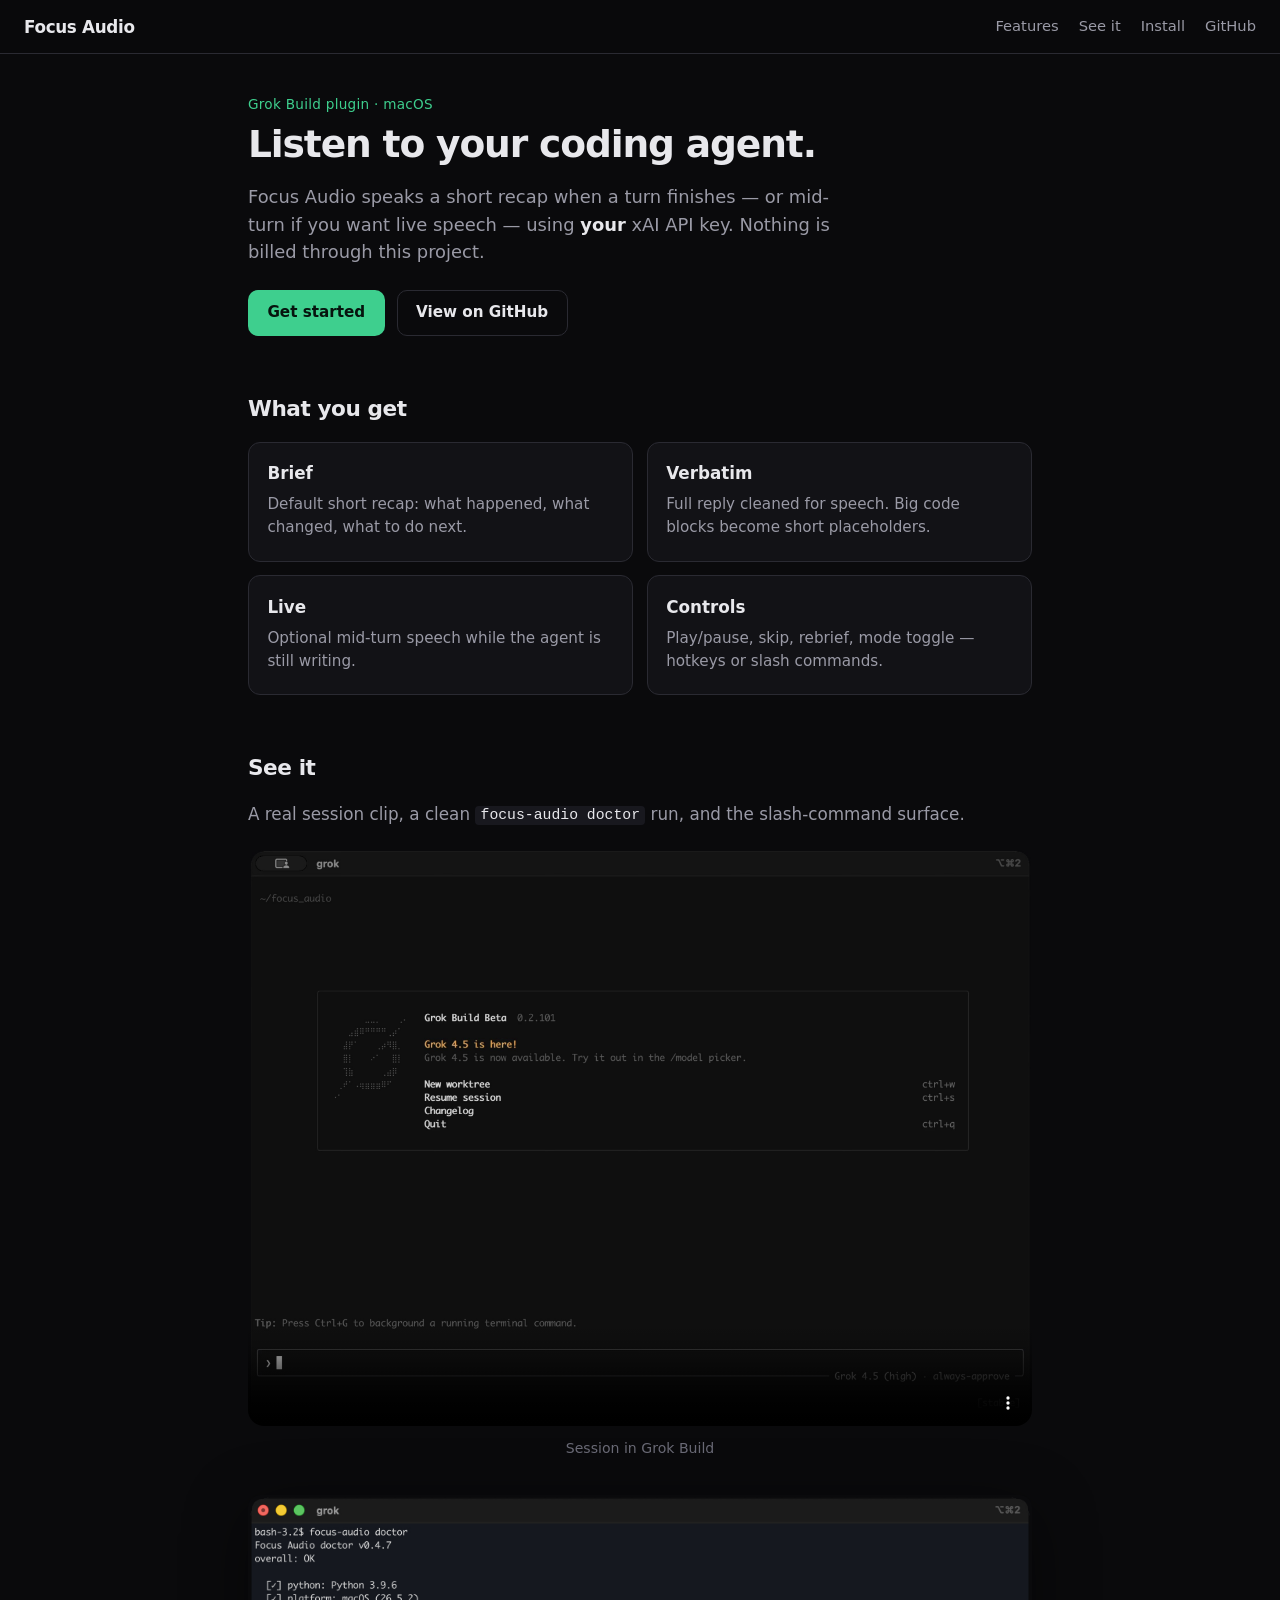
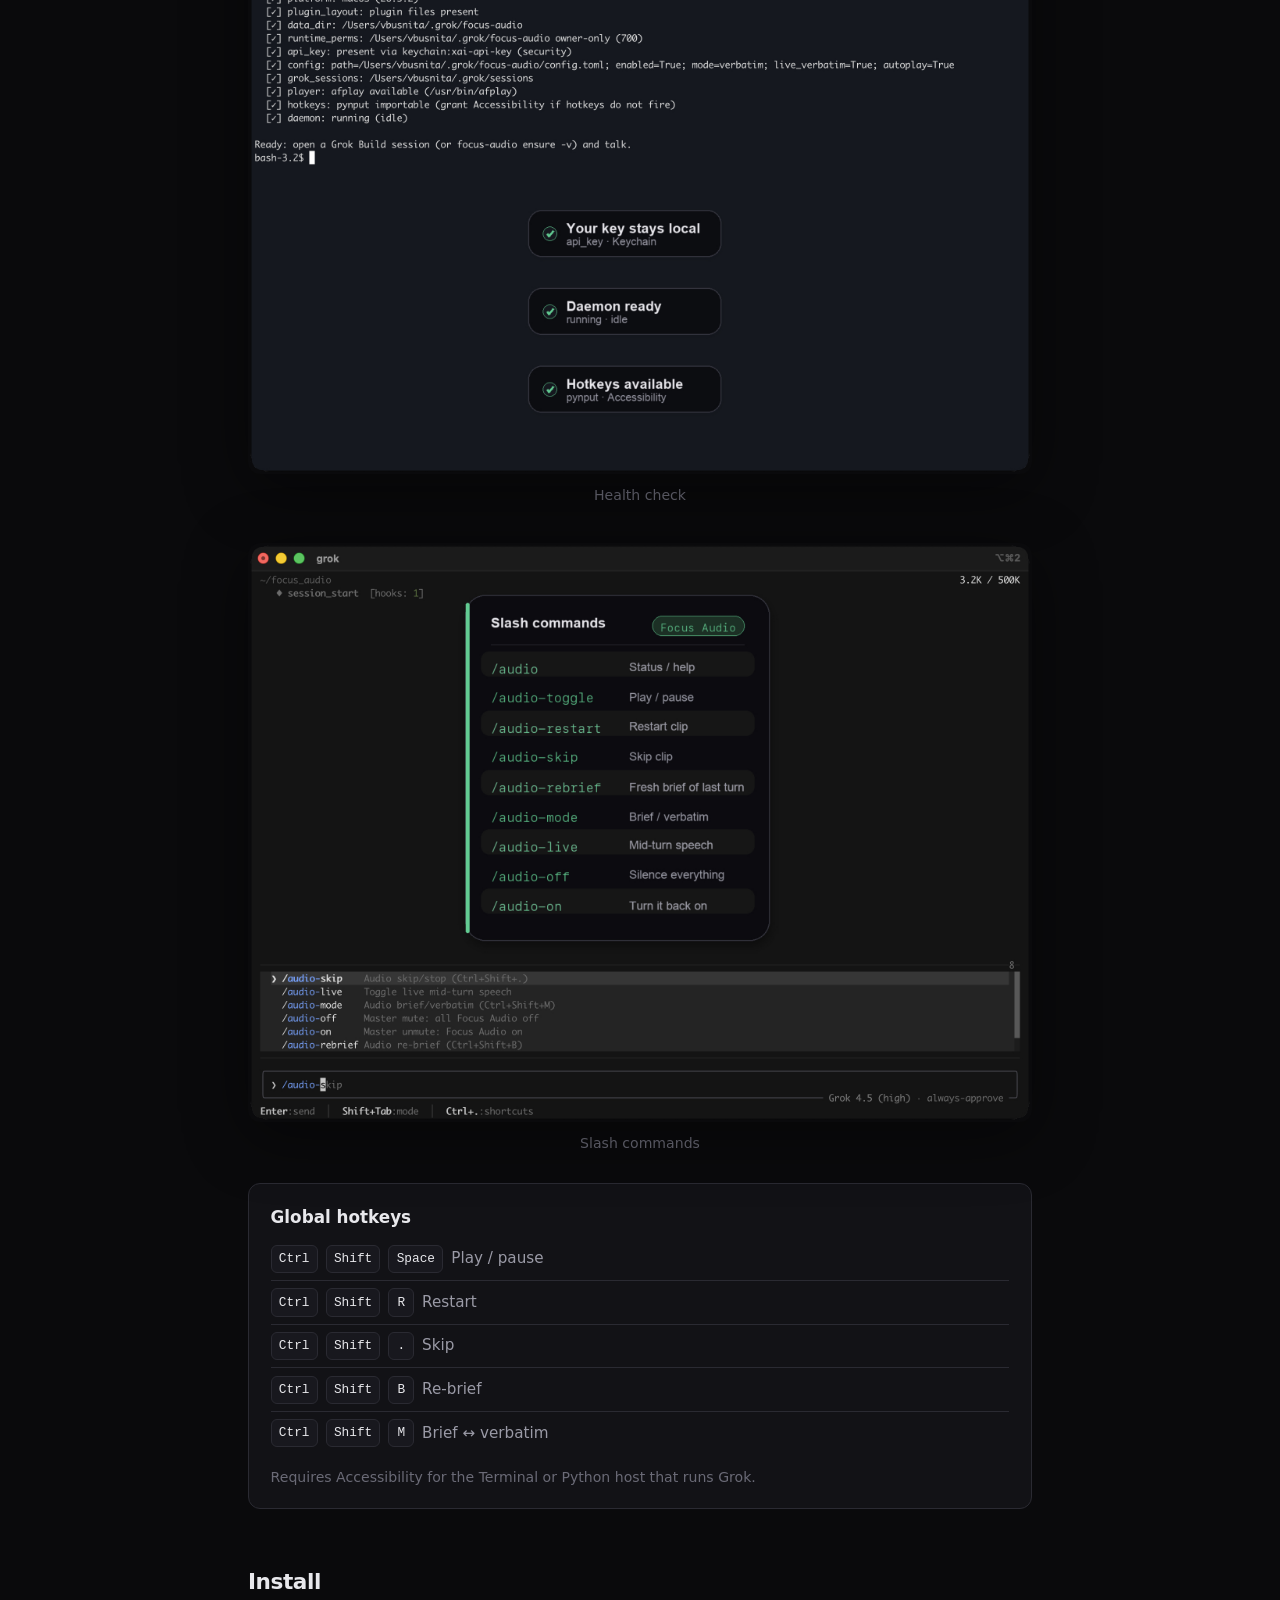
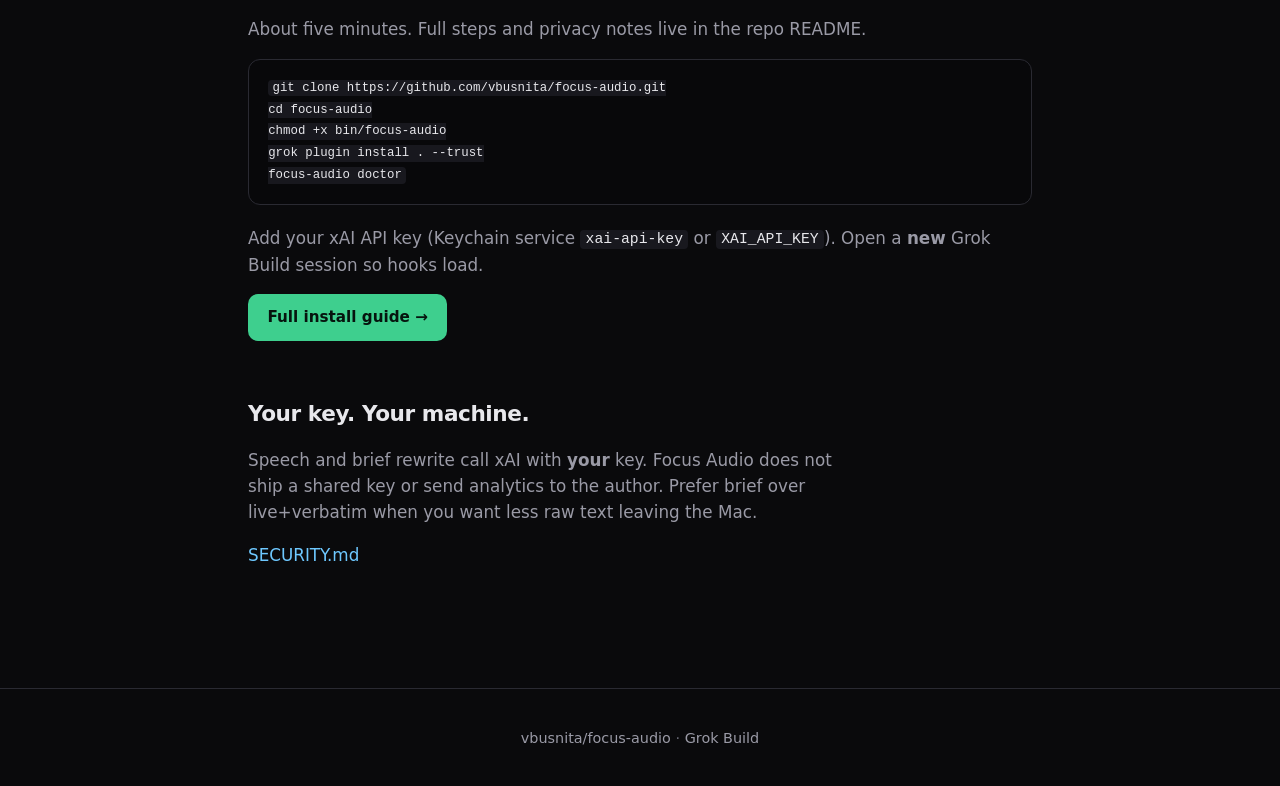
<file: index.html>
<!DOCTYPE html>
<html lang="en">
<head>
  <meta charset="utf-8" />
  <meta name="viewport" content="width=device-width, initial-scale=1" />
  <title>Focus Audio — Spoken briefs for Grok Build</title>
  <meta name="description" content="Listen to your coding agent. Focus Audio speaks brief, verbatim, or live mid-turn audio for Grok Build using your own xAI API key." />
  <meta name="theme-color" content="#0a0a0c" />
  <meta property="og:title" content="Focus Audio" />
  <meta property="og:description" content="Spoken focus briefs for Grok Build — your xAI key, hotkeys." />
  <meta property="og:type" content="website" />
  <meta property="og:image" content="https://vbusnita.github.io/focus-audio/media/doctor.png" />
  <link rel="stylesheet" href="styles.css" />
</head>
<body>
  <header class="top">
    <a class="brand" href="./">Focus Audio</a>
    <nav>
      <a href="#features">Features</a>
      <a href="#media">See it</a>
      <a href="#install">Install</a>
      <a href="https://github.com/vbusnita/focus-audio">GitHub</a>
    </nav>
  </header>

  <main>
    <section class="hero">
      <p class="eyebrow">Grok Build plugin · macOS</p>
      <h1>Listen to your coding agent.</h1>
      <p class="lede">
        Focus Audio speaks a short recap when a turn finishes — or mid-turn if you want live speech —
        using <strong>your</strong> xAI API key. Nothing is billed through this project.
      </p>
      <div class="actions">
        <a class="btn primary" href="https://github.com/vbusnita/focus-audio#install-about-five-minutes">Get started</a>
        <a class="btn ghost" href="https://github.com/vbusnita/focus-audio">View on GitHub</a>
      </div>
    </section>

    <section id="features" class="features">
      <h2>What you get</h2>
      <div class="grid">
        <article>
          <h3>Brief</h3>
          <p>Default short recap: what happened, what changed, what to do next.</p>
        </article>
        <article>
          <h3>Verbatim</h3>
          <p>Full reply cleaned for speech. Big code blocks become short placeholders.</p>
        </article>
        <article>
          <h3>Live</h3>
          <p>Optional mid-turn speech while the agent is still writing.</p>
        </article>
        <article>
          <h3>Controls</h3>
          <p>Play/pause, skip, rebrief, mode toggle — hotkeys or slash commands.</p>
        </article>
      </div>
    </section>

    <section id="media" class="media">
      <h2>See it</h2>
      <p class="section-note">
        A real session clip, a clean <code>focus-audio doctor</code> run, and the slash-command surface.
      </p>

      <div class="media-grid">
        <figure class="slot" data-slot="hero">
          <video
            controls
            playsinline
            preload="metadata"
            poster="media/hero-poster.jpg"
            width="2702"
            height="1994"
          >
            <!-- WebM+alpha: true transparent exterior (no black plate). MP4 fallback paints --bg. -->
            <source src="media/hero.webm" type="video/webm" />
            <source src="media/hero.mp4" type="video/mp4" />
          </video>
          <figcaption>Session in Grok Build</figcaption>
        </figure>

        <figure class="slot" data-slot="doctor">
          <img
            src="media/doctor.png"
            alt="focus-audio doctor: overall OK with all checks passed"
            width="2008"
            height="1482"
            loading="lazy"
          />
          <figcaption>Health check</figcaption>
        </figure>

        <figure class="slot" data-slot="hotkeys">
          <img
            src="media/hotkeys.png"
            alt="Focus Audio slash commands for play, skip, rebrief, mode, and live"
            width="2008"
            height="1482"
            loading="lazy"
          />
          <figcaption>Slash commands</figcaption>
        </figure>
      </div>

      <div class="hotkeys-list">
        <h3>Global hotkeys</h3>
        <ul>
          <li><kbd>Ctrl</kbd><kbd>Shift</kbd><kbd>Space</kbd> Play / pause</li>
          <li><kbd>Ctrl</kbd><kbd>Shift</kbd><kbd>R</kbd> Restart</li>
          <li><kbd>Ctrl</kbd><kbd>Shift</kbd><kbd>.</kbd> Skip</li>
          <li><kbd>Ctrl</kbd><kbd>Shift</kbd><kbd>B</kbd> Re-brief</li>
          <li><kbd>Ctrl</kbd><kbd>Shift</kbd><kbd>M</kbd> Brief ↔ verbatim</li>
        </ul>
        <p class="hint">Requires Accessibility for the Terminal or Python host that runs Grok.</p>
      </div>
    </section>

    <section id="install" class="install">
      <h2>Install</h2>
      <p>About five minutes. Full steps and privacy notes live in the repo README.</p>
      <pre class="code"><code>git clone https://github.com/vbusnita/focus-audio.git
cd focus-audio
chmod +x bin/focus-audio
grok plugin install . --trust
focus-audio doctor</code></pre>
      <p>
        Add your xAI API key (Keychain service <code>xai-api-key</code> or <code>XAI_API_KEY</code>).
        Open a <strong>new</strong> Grok Build session so hooks load.
      </p>
      <a class="btn primary" href="https://github.com/vbusnita/focus-audio#install-about-five-minutes">Full install guide →</a>
    </section>

    <section class="privacy">
      <h2>Your key. Your machine.</h2>
      <p>
        Speech and brief rewrite call xAI with <strong>your</strong> key.
        Focus Audio does not ship a shared key or send analytics to the author.
        Prefer brief over live+verbatim when you want less raw text leaving the Mac.
      </p>
      <a href="https://github.com/vbusnita/focus-audio/blob/main/SECURITY.md">SECURITY.md</a>
    </section>
  </main>

  <footer>
    <p>
      <a href="https://github.com/vbusnita/focus-audio">vbusnita/focus-audio</a>
      · <a href="https://docs.x.ai/build/overview">Grok Build</a>
    </p>
  </footer>
</body>
</html>
</file>
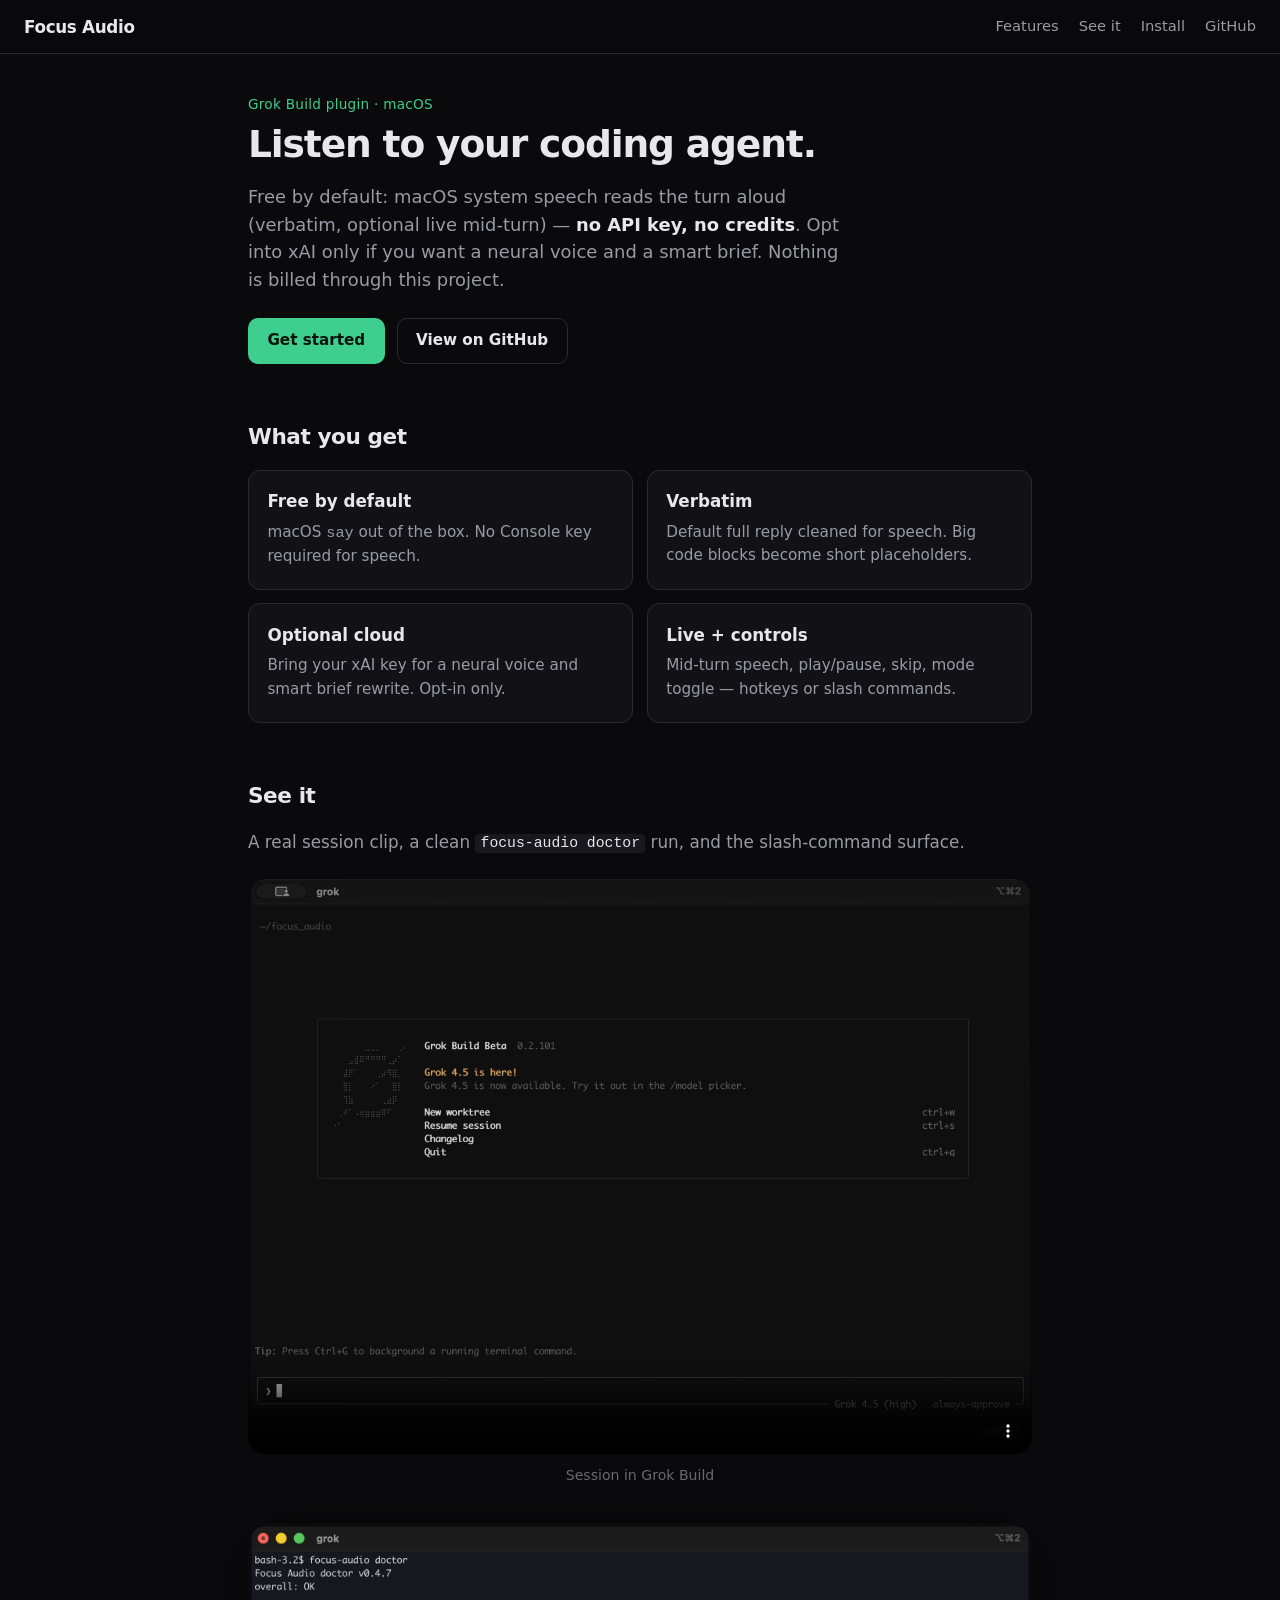
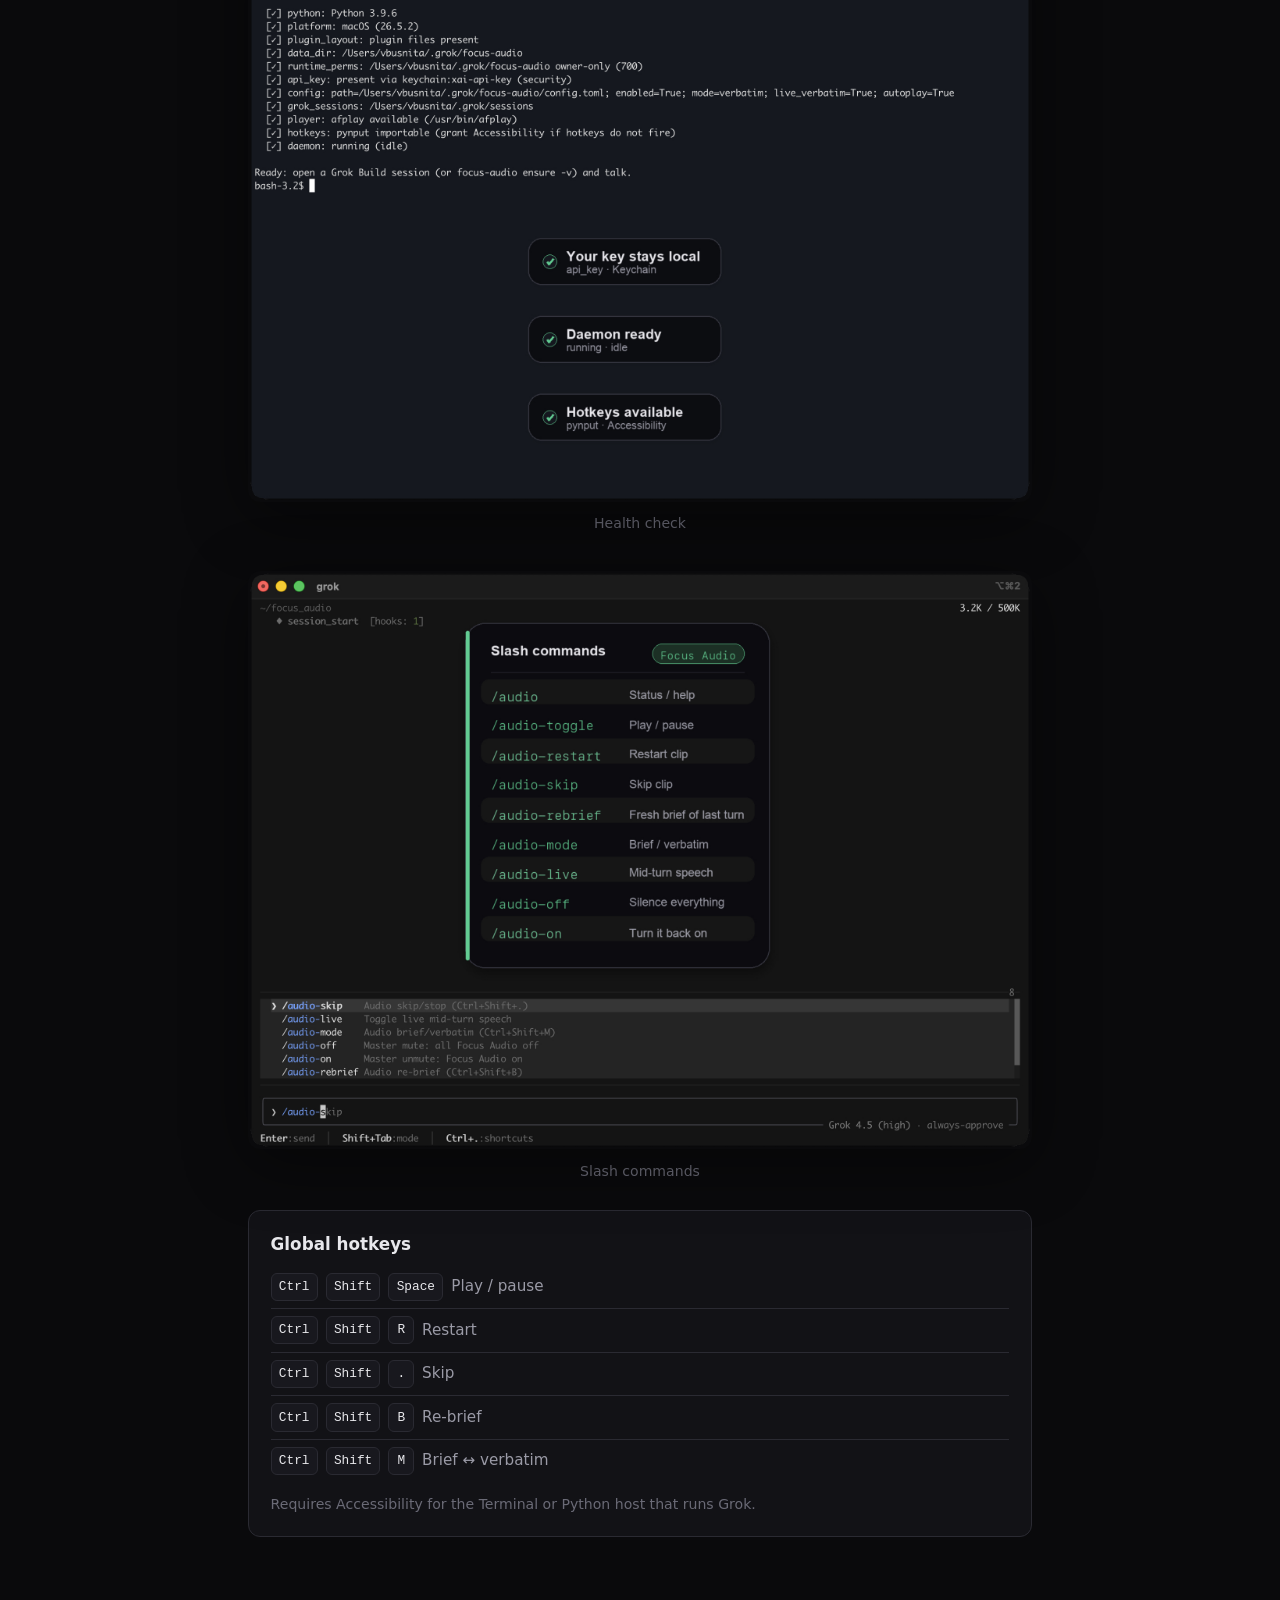
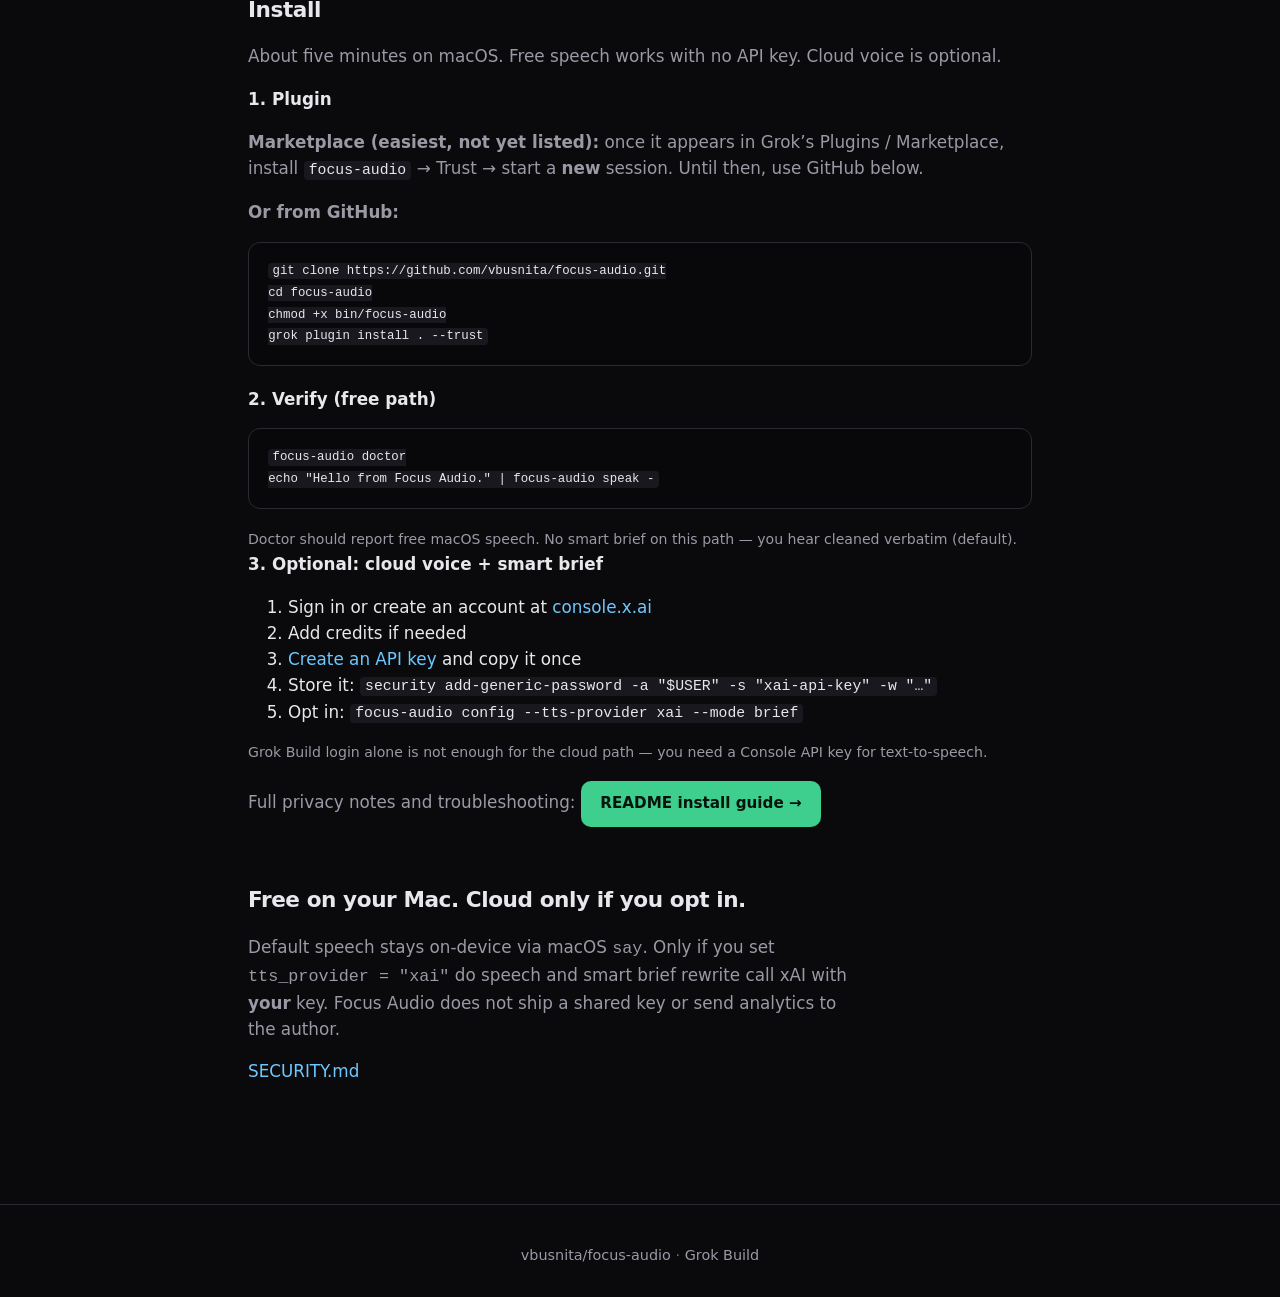
<file: website/index.html>
<!DOCTYPE html>
<html lang="en">
<head>
  <meta charset="utf-8" />
  <meta name="viewport" content="width=device-width, initial-scale=1" />
  <title>Focus Audio — Free spoken Grok Build on macOS</title>
  <meta name="description" content="Listen to your coding agent. Free macOS speech by default — no credits. Optional xAI voice and smart brief if you bring your own key." />
  <meta name="theme-color" content="#0a0a0c" />
  <meta property="og:title" content="Focus Audio" />
  <meta property="og:description" content="Free macOS speech for Grok Build by default. Optional xAI voice + smart brief." />
  <meta property="og:type" content="website" />
  <meta property="og:image" content="https://vbusnita.github.io/focus-audio/media/doctor.png" />
  <link rel="stylesheet" href="styles.css" />
</head>
<body>
  <header class="top">
    <a class="brand" href="./">Focus Audio</a>
    <nav>
      <a href="#features">Features</a>
      <a href="#media">See it</a>
      <a href="#install">Install</a>
      <a href="https://github.com/vbusnita/focus-audio">GitHub</a>
    </nav>
  </header>

  <main>
    <section class="hero">
      <p class="eyebrow">Grok Build plugin · macOS</p>
      <h1>Listen to your coding agent.</h1>
      <p class="lede">
        Free by default: macOS system speech reads the turn aloud (verbatim, optional live mid-turn) —
        <strong>no API key, no credits</strong>. Opt into xAI only if you want a neural voice and a smart brief.
        Nothing is billed through this project.
      </p>
      <div class="actions">
        <a class="btn primary" href="https://github.com/vbusnita/focus-audio#install-about-five-minutes">Get started</a>
        <a class="btn ghost" href="https://github.com/vbusnita/focus-audio">View on GitHub</a>
      </div>
    </section>

    <section id="features" class="features">
      <h2>What you get</h2>
      <div class="grid">
        <article>
          <h3>Free by default</h3>
          <p>macOS <code>say</code> out of the box. No Console key required for speech.</p>
        </article>
        <article>
          <h3>Verbatim</h3>
          <p>Default full reply cleaned for speech. Big code blocks become short placeholders.</p>
        </article>
        <article>
          <h3>Optional cloud</h3>
          <p>Bring your xAI key for a neural voice and smart brief rewrite. Opt-in only.</p>
        </article>
        <article>
          <h3>Live + controls</h3>
          <p>Mid-turn speech, play/pause, skip, mode toggle — hotkeys or slash commands.</p>
        </article>
      </div>
    </section>

    <section id="media" class="media">
      <h2>See it</h2>
      <p class="section-note">
        A real session clip, a clean <code>focus-audio doctor</code> run, and the slash-command surface.
      </p>

      <div class="media-grid">
        <figure class="slot" data-slot="hero">
          <video
            controls
            playsinline
            preload="metadata"
            poster="media/hero-poster.jpg"
            width="2702"
            height="1994"
          >
            <!-- WebM+alpha: true transparent exterior (no black plate). MP4 fallback paints --bg. -->
            <source src="media/hero.webm" type="video/webm" />
            <source src="media/hero.mp4" type="video/mp4" />
          </video>
          <figcaption>Session in Grok Build</figcaption>
        </figure>

        <figure class="slot" data-slot="doctor">
          <img
            src="media/doctor.png"
            alt="focus-audio doctor: overall OK with all checks passed"
            width="2008"
            height="1482"
            loading="lazy"
          />
          <figcaption>Health check</figcaption>
        </figure>

        <figure class="slot" data-slot="hotkeys">
          <img
            src="media/hotkeys.png"
            alt="Focus Audio slash commands for play, skip, rebrief, mode, and live"
            width="2008"
            height="1482"
            loading="lazy"
          />
          <figcaption>Slash commands</figcaption>
        </figure>
      </div>

      <div class="hotkeys-list">
        <h3>Global hotkeys</h3>
        <ul>
          <li><kbd>Ctrl</kbd><kbd>Shift</kbd><kbd>Space</kbd> Play / pause</li>
          <li><kbd>Ctrl</kbd><kbd>Shift</kbd><kbd>R</kbd> Restart</li>
          <li><kbd>Ctrl</kbd><kbd>Shift</kbd><kbd>.</kbd> Skip</li>
          <li><kbd>Ctrl</kbd><kbd>Shift</kbd><kbd>B</kbd> Re-brief</li>
          <li><kbd>Ctrl</kbd><kbd>Shift</kbd><kbd>M</kbd> Brief ↔ verbatim</li>
        </ul>
        <p class="hint">Requires Accessibility for the Terminal or Python host that runs Grok.</p>
      </div>
    </section>

    <section id="install" class="install">
      <h2>Install</h2>
      <p>About five minutes on macOS. Free speech works with no API key. Cloud voice is optional.</p>

      <h3>1. Plugin</h3>
      <p><strong>Marketplace (easiest, not yet listed):</strong> once it appears in Grok’s Plugins / Marketplace, install <code>focus-audio</code> → Trust → start a <strong>new</strong> session. Until then, use GitHub below.</p>
      <p><strong>Or from GitHub:</strong></p>
      <pre class="code"><code>git clone https://github.com/vbusnita/focus-audio.git
cd focus-audio
chmod +x bin/focus-audio
grok plugin install . --trust</code></pre>

      <h3>2. Verify (free path)</h3>
      <pre class="code"><code>focus-audio doctor
echo "Hello from Focus Audio." | focus-audio speak -</code></pre>
      <p class="hint">Doctor should report free macOS speech. No smart brief on this path — you hear cleaned verbatim (default).</p>

      <h3>3. Optional: cloud voice + smart brief</h3>
      <ol>
        <li>Sign in or create an account at <a href="https://console.x.ai/">console.x.ai</a></li>
        <li>Add credits if needed</li>
        <li><a href="https://console.x.ai/team/default/api-keys">Create an API key</a> and copy it once</li>
        <li>Store it: <code>security add-generic-password -a "$USER" -s "xai-api-key" -w "…"</code></li>
        <li>Opt in: <code>focus-audio config --tts-provider xai --mode brief</code></li>
      </ol>
      <p class="hint">Grok Build login alone is not enough for the cloud path — you need a Console API key for text-to-speech.</p>

      <p>
        Full privacy notes and troubleshooting:
        <a class="btn primary" href="https://github.com/vbusnita/focus-audio#install-about-five-minutes">README install guide →</a>
      </p>
    </section>

    <section class="privacy">
      <h2>Free on your Mac. Cloud only if you opt in.</h2>
      <p>
        Default speech stays on-device via macOS <code>say</code>.
        Only if you set <code>tts_provider = "xai"</code> do speech and smart brief rewrite call xAI with
        <strong>your</strong> key. Focus Audio does not ship a shared key or send analytics to the author.
      </p>
      <a href="https://github.com/vbusnita/focus-audio/blob/main/SECURITY.md">SECURITY.md</a>
    </section>
  </main>

  <footer>
    <p>
      <a href="https://github.com/vbusnita/focus-audio">vbusnita/focus-audio</a>
      · <a href="https://docs.x.ai/build/overview">Grok Build</a>
    </p>
  </footer>
</body>
</html>
</file>
<file: styles.css>
/* Focus Audio showcase — dark, quiet, product-page */

:root {
  --bg: #0a0a0c;
  --panel: #121216;
  --panel-2: #18181e;
  --border: #2a2a32;
  --text: #e8e8ec;
  --dim: #9a9aa6;
  --muted: #6a6a76;
  --green: #3ecf8e;
  --cyan: #6ec8ff;
  --max: 52rem;
  --font: "SF Pro Text", -apple-system, BlinkMacSystemFont, "Segoe UI", system-ui, sans-serif;
  --mono: "SF Mono", ui-monospace, Menlo, Consolas, monospace;
}

*,
*::before,
*::after {
  box-sizing: border-box;
}

html {
  scroll-behavior: smooth;
}

body {
  margin: 0;
  font-family: var(--font);
  font-size: 1.05rem;
  line-height: 1.55;
  color: var(--text);
  background: var(--bg);
  -webkit-font-smoothing: antialiased;
}

a {
  color: var(--cyan);
  text-decoration: none;
}

a:hover {
  text-decoration: underline;
}

code,
kbd,
pre {
  font-family: var(--mono);
}

/* —— header —— */

.top {
  position: sticky;
  top: 0;
  z-index: 10;
  display: flex;
  align-items: center;
  justify-content: space-between;
  gap: 1rem;
  padding: 0.85rem 1.5rem;
  background: rgba(10, 10, 12, 0.85);
  backdrop-filter: blur(12px);
  border-bottom: 1px solid var(--border);
}

.brand {
  font-weight: 600;
  color: var(--text);
  letter-spacing: -0.02em;
}

.brand:hover {
  text-decoration: none;
  color: var(--green);
}

nav {
  display: flex;
  flex-wrap: wrap;
  gap: 1rem 1.25rem;
  font-size: 0.92rem;
}

nav a {
  color: var(--dim);
}

nav a:hover {
  color: var(--text);
  text-decoration: none;
}

/* —— layout —— */

main {
  max-width: var(--max);
  margin: 0 auto;
  padding: 2.5rem 1.5rem 4rem;
}

section {
  margin-bottom: 3.5rem;
}

h1 {
  font-size: clamp(1.75rem, 4vw, 2.35rem);
  line-height: 1.2;
  letter-spacing: -0.03em;
  font-weight: 650;
  margin: 0.4rem 0 1rem;
}

h2 {
  font-size: 1.35rem;
  letter-spacing: -0.02em;
  margin: 0 0 1rem;
}

h3 {
  font-size: 1.05rem;
  margin: 0 0 0.4rem;
}

.eyebrow {
  color: var(--green);
  font-size: 0.85rem;
  font-weight: 500;
  margin: 0;
  letter-spacing: 0.02em;
}

.lede {
  color: var(--dim);
  font-size: 1.12rem;
  max-width: 38rem;
  margin: 0 0 1.5rem;
}

.lede strong {
  color: var(--text);
  font-weight: 600;
}

.section-note {
  color: var(--dim);
  margin: 0 0 1.25rem;
}

.section-note code {
  font-size: 0.88em;
  color: var(--text);
  background: var(--panel-2);
  padding: 0.1em 0.35em;
  border-radius: 4px;
}

/* —— buttons —— */

.actions {
  display: flex;
  flex-wrap: wrap;
  gap: 0.75rem;
}

.btn {
  display: inline-flex;
  align-items: center;
  padding: 0.65rem 1.15rem;
  border-radius: 10px;
  font-weight: 550;
  font-size: 0.95rem;
  border: 1px solid transparent;
  transition: background 0.15s, border-color 0.15s, color 0.15s;
}

.btn:hover {
  text-decoration: none;
}

.btn.primary {
  background: var(--green);
  color: #06140e;
}

.btn.primary:hover {
  filter: brightness(1.06);
}

.btn.ghost {
  background: transparent;
  color: var(--text);
  border-color: var(--border);
}

.btn.ghost:hover {
  border-color: var(--dim);
  background: var(--panel);
}

/* —— features —— */
/* Fixed 2×2 so four tiles stay balanced (auto-fit left Controls alone on row 2). */

.grid {
  display: grid;
  grid-template-columns: repeat(2, minmax(0, 1fr));
  gap: 0.85rem;
}

.grid article {
  display: flex;
  flex-direction: column;
  background: var(--panel);
  border: 1px solid var(--border);
  border-radius: 12px;
  padding: 1.1rem 1.15rem;
  min-height: 7.5rem;
}

.grid p {
  margin: 0;
  color: var(--dim);
  font-size: 0.95rem;
}

@media (max-width: 420px) {
  .grid {
    grid-template-columns: 1fr;
  }

  .grid article {
    min-height: 0;
  }
}

/* —— media (See it) —— */
/* Transparent frames: assets carry their own window chrome + soft shadow.
   Full-width stack so doctor / slash-command shots stay legible (not half-width). */

.media-grid {
  display: grid;
  grid-template-columns: 1fr;
  gap: 2.25rem;
}

.slot {
  margin: 0;
  background: transparent;
  border: none;
  border-radius: 0;
  overflow: visible;
}

.slot figcaption {
  padding: 0.7rem 0.25rem 0;
  font-size: 0.88rem;
  color: var(--muted);
  border-top: none;
  text-align: center;
  background: transparent;
}

.slot img {
  display: block;
  width: 100%;
  height: auto;
  vertical-align: middle;
  background: transparent;
  border-radius: 12px;
  /* Depth without a solid white/gray panel behind the shot.
     Safe on PNGs whose exterior matches --bg so the shadow reads as window depth. */
  filter: drop-shadow(0 14px 32px rgba(0, 0, 0, 0.45));
}

/*
  Hero video:
  - Prefer WebM (VP9 + alpha): exterior is truly transparent so the page shows
    through the rounded window — no black plate.
  - MP4 fallback: no alpha; exterior pixels are painted --bg.
  Never put filter:drop-shadow on the <video> itself: on opaque MP4 the shadow
  follows the full rectangle and reads as a black card behind the terminal.
*/
.slot video {
  display: block;
  width: 100%;
  height: auto;
  max-height: none;
  vertical-align: middle;
  object-fit: contain;
  background: transparent;
  border: none;
  border-radius: 16px;
  filter: none;
  box-shadow: none;
}

.slot[data-slot="hero"] {
  background: transparent;
  overflow: visible;
}

.hotkeys-list {
  margin-top: 1.75rem;
  padding: 1.25rem 1.35rem;
  background: var(--panel);
  border: 1px solid var(--border);
  border-radius: 12px;
}

.hotkeys-list h3 {
  margin-top: 0;
}

.hotkeys-list ul {
  list-style: none;
  padding: 0;
  margin: 0.5rem 0 0.75rem;
}

.hotkeys-list li {
  display: flex;
  flex-wrap: wrap;
  align-items: center;
  gap: 0.35rem 0.5rem;
  padding: 0.45rem 0;
  border-bottom: 1px solid var(--border);
  color: var(--dim);
  font-size: 0.95rem;
}

.hotkeys-list li:last-of-type {
  border-bottom: none;
}

kbd {
  display: inline-block;
  min-width: 1.6rem;
  padding: 0.2rem 0.45rem;
  font-size: 0.8rem;
  color: var(--text);
  background: var(--panel-2);
  border: 1px solid var(--border);
  border-radius: 6px;
  text-align: center;
}

.hint {
  margin: 0;
  font-size: 0.88rem;
  color: var(--muted);
}

/* —— install —— */

.code {
  margin: 1rem 0 1.25rem;
  padding: 1.1rem 1.2rem;
  background: #08080a;
  border: 1px solid var(--border);
  border-radius: 12px;
  overflow-x: auto;
  font-size: 0.88rem;
  line-height: 1.55;
  color: #c8e6d0;
}

.install p {
  color: var(--dim);
}

.install code {
  font-size: 0.88em;
  background: var(--panel-2);
  padding: 0.1em 0.35em;
  border-radius: 4px;
  color: var(--text);
}

/* —— privacy —— */

.privacy p {
  color: var(--dim);
  max-width: 38rem;
}

/* —— footer —— */

footer {
  border-top: 1px solid var(--border);
  padding: 1.5rem;
  text-align: center;
  color: var(--muted);
  font-size: 0.9rem;
}

footer a {
  color: var(--dim);
}

footer a:hover {
  color: var(--text);
}

@media (max-width: 560px) {
  .top {
    flex-direction: column;
    align-items: flex-start;
  }

  nav {
    gap: 0.75rem 1rem;
  }
}
</file>
<file: website/styles.css>
/* Focus Audio showcase — dark, quiet, product-page */

:root {
  --bg: #0a0a0c;
  --panel: #121216;
  --panel-2: #18181e;
  --border: #2a2a32;
  --text: #e8e8ec;
  --dim: #9a9aa6;
  --muted: #6a6a76;
  --green: #3ecf8e;
  --cyan: #6ec8ff;
  --max: 52rem;
  --font: "SF Pro Text", -apple-system, BlinkMacSystemFont, "Segoe UI", system-ui, sans-serif;
  --mono: "SF Mono", ui-monospace, Menlo, Consolas, monospace;
}

*,
*::before,
*::after {
  box-sizing: border-box;
}

html {
  scroll-behavior: smooth;
}

body {
  margin: 0;
  font-family: var(--font);
  font-size: 1.05rem;
  line-height: 1.55;
  color: var(--text);
  background: var(--bg);
  -webkit-font-smoothing: antialiased;
}

a {
  color: var(--cyan);
  text-decoration: none;
}

a:hover {
  text-decoration: underline;
}

code,
kbd,
pre {
  font-family: var(--mono);
}

/* —— header —— */

.top {
  position: sticky;
  top: 0;
  z-index: 10;
  display: flex;
  align-items: center;
  justify-content: space-between;
  gap: 1rem;
  padding: 0.85rem 1.5rem;
  background: rgba(10, 10, 12, 0.85);
  backdrop-filter: blur(12px);
  border-bottom: 1px solid var(--border);
}

.brand {
  font-weight: 600;
  color: var(--text);
  letter-spacing: -0.02em;
}

.brand:hover {
  text-decoration: none;
  color: var(--green);
}

nav {
  display: flex;
  flex-wrap: wrap;
  gap: 1rem 1.25rem;
  font-size: 0.92rem;
}

nav a {
  color: var(--dim);
}

nav a:hover {
  color: var(--text);
  text-decoration: none;
}

/* —— layout —— */

main {
  max-width: var(--max);
  margin: 0 auto;
  padding: 2.5rem 1.5rem 4rem;
}

section {
  margin-bottom: 3.5rem;
}

h1 {
  font-size: clamp(1.75rem, 4vw, 2.35rem);
  line-height: 1.2;
  letter-spacing: -0.03em;
  font-weight: 650;
  margin: 0.4rem 0 1rem;
}

h2 {
  font-size: 1.35rem;
  letter-spacing: -0.02em;
  margin: 0 0 1rem;
}

h3 {
  font-size: 1.05rem;
  margin: 0 0 0.4rem;
}

.eyebrow {
  color: var(--green);
  font-size: 0.85rem;
  font-weight: 500;
  margin: 0;
  letter-spacing: 0.02em;
}

.lede {
  color: var(--dim);
  font-size: 1.12rem;
  max-width: 38rem;
  margin: 0 0 1.5rem;
}

.lede strong {
  color: var(--text);
  font-weight: 600;
}

.section-note {
  color: var(--dim);
  margin: 0 0 1.25rem;
}

.section-note code {
  font-size: 0.88em;
  color: var(--text);
  background: var(--panel-2);
  padding: 0.1em 0.35em;
  border-radius: 4px;
}

/* —— buttons —— */

.actions {
  display: flex;
  flex-wrap: wrap;
  gap: 0.75rem;
}

.btn {
  display: inline-flex;
  align-items: center;
  padding: 0.65rem 1.15rem;
  border-radius: 10px;
  font-weight: 550;
  font-size: 0.95rem;
  border: 1px solid transparent;
  transition: background 0.15s, border-color 0.15s, color 0.15s;
}

.btn:hover {
  text-decoration: none;
}

.btn.primary {
  background: var(--green);
  color: #06140e;
}

.btn.primary:hover {
  filter: brightness(1.06);
}

.btn.ghost {
  background: transparent;
  color: var(--text);
  border-color: var(--border);
}

.btn.ghost:hover {
  border-color: var(--dim);
  background: var(--panel);
}

/* —— features —— */
/* Fixed 2×2 so four tiles stay balanced (auto-fit left Controls alone on row 2). */

.grid {
  display: grid;
  grid-template-columns: repeat(2, minmax(0, 1fr));
  gap: 0.85rem;
}

.grid article {
  display: flex;
  flex-direction: column;
  background: var(--panel);
  border: 1px solid var(--border);
  border-radius: 12px;
  padding: 1.1rem 1.15rem;
  min-height: 7.5rem;
}

.grid p {
  margin: 0;
  color: var(--dim);
  font-size: 0.95rem;
}

@media (max-width: 420px) {
  .grid {
    grid-template-columns: 1fr;
  }

  .grid article {
    min-height: 0;
  }
}

/* —— media (See it) —— */
/* Transparent frames: assets carry their own window chrome + soft shadow.
   Full-width stack so doctor / slash-command shots stay legible (not half-width). */

.media-grid {
  display: grid;
  grid-template-columns: 1fr;
  gap: 2.25rem;
}

.slot {
  margin: 0;
  background: transparent;
  border: none;
  border-radius: 0;
  overflow: visible;
}

.slot figcaption {
  padding: 0.7rem 0.25rem 0;
  font-size: 0.88rem;
  color: var(--muted);
  border-top: none;
  text-align: center;
  background: transparent;
}

.slot img {
  display: block;
  width: 100%;
  height: auto;
  vertical-align: middle;
  background: transparent;
  border-radius: 12px;
  /* Depth without a solid white/gray panel behind the shot.
     Safe on PNGs whose exterior matches --bg so the shadow reads as window depth. */
  filter: drop-shadow(0 14px 32px rgba(0, 0, 0, 0.45));
}

/*
  Hero video:
  - Prefer WebM (VP9 + alpha): exterior is truly transparent so the page shows
    through the rounded window — no black plate.
  - MP4 fallback: no alpha; exterior pixels are painted --bg.
  Never put filter:drop-shadow on the <video> itself: on opaque MP4 the shadow
  follows the full rectangle and reads as a black card behind the terminal.
*/
.slot video {
  display: block;
  width: 100%;
  height: auto;
  max-height: none;
  vertical-align: middle;
  object-fit: contain;
  background: transparent;
  border: none;
  border-radius: 16px;
  filter: none;
  box-shadow: none;
}

.slot[data-slot="hero"] {
  background: transparent;
  overflow: visible;
}

.hotkeys-list {
  margin-top: 1.75rem;
  padding: 1.25rem 1.35rem;
  background: var(--panel);
  border: 1px solid var(--border);
  border-radius: 12px;
}

.hotkeys-list h3 {
  margin-top: 0;
}

.hotkeys-list ul {
  list-style: none;
  padding: 0;
  margin: 0.5rem 0 0.75rem;
}

.hotkeys-list li {
  display: flex;
  flex-wrap: wrap;
  align-items: center;
  gap: 0.35rem 0.5rem;
  padding: 0.45rem 0;
  border-bottom: 1px solid var(--border);
  color: var(--dim);
  font-size: 0.95rem;
}

.hotkeys-list li:last-of-type {
  border-bottom: none;
}

kbd {
  display: inline-block;
  min-width: 1.6rem;
  padding: 0.2rem 0.45rem;
  font-size: 0.8rem;
  color: var(--text);
  background: var(--panel-2);
  border: 1px solid var(--border);
  border-radius: 6px;
  text-align: center;
}

.hint {
  margin: 0;
  font-size: 0.88rem;
  color: var(--muted);
}

/* —— install —— */

.code {
  margin: 1rem 0 1.25rem;
  padding: 1.1rem 1.2rem;
  background: #08080a;
  border: 1px solid var(--border);
  border-radius: 12px;
  overflow-x: auto;
  font-size: 0.88rem;
  line-height: 1.55;
  color: #c8e6d0;
}

.install p {
  color: var(--dim);
}

.install code {
  font-size: 0.88em;
  background: var(--panel-2);
  padding: 0.1em 0.35em;
  border-radius: 4px;
  color: var(--text);
}

/* —— privacy —— */

.privacy p {
  color: var(--dim);
  max-width: 38rem;
}

/* —— footer —— */

footer {
  border-top: 1px solid var(--border);
  padding: 1.5rem;
  text-align: center;
  color: var(--muted);
  font-size: 0.9rem;
}

footer a {
  color: var(--dim);
}

footer a:hover {
  color: var(--text);
}

@media (max-width: 560px) {
  .top {
    flex-direction: column;
    align-items: flex-start;
  }

  nav {
    gap: 0.75rem 1rem;
  }
}
</file>
